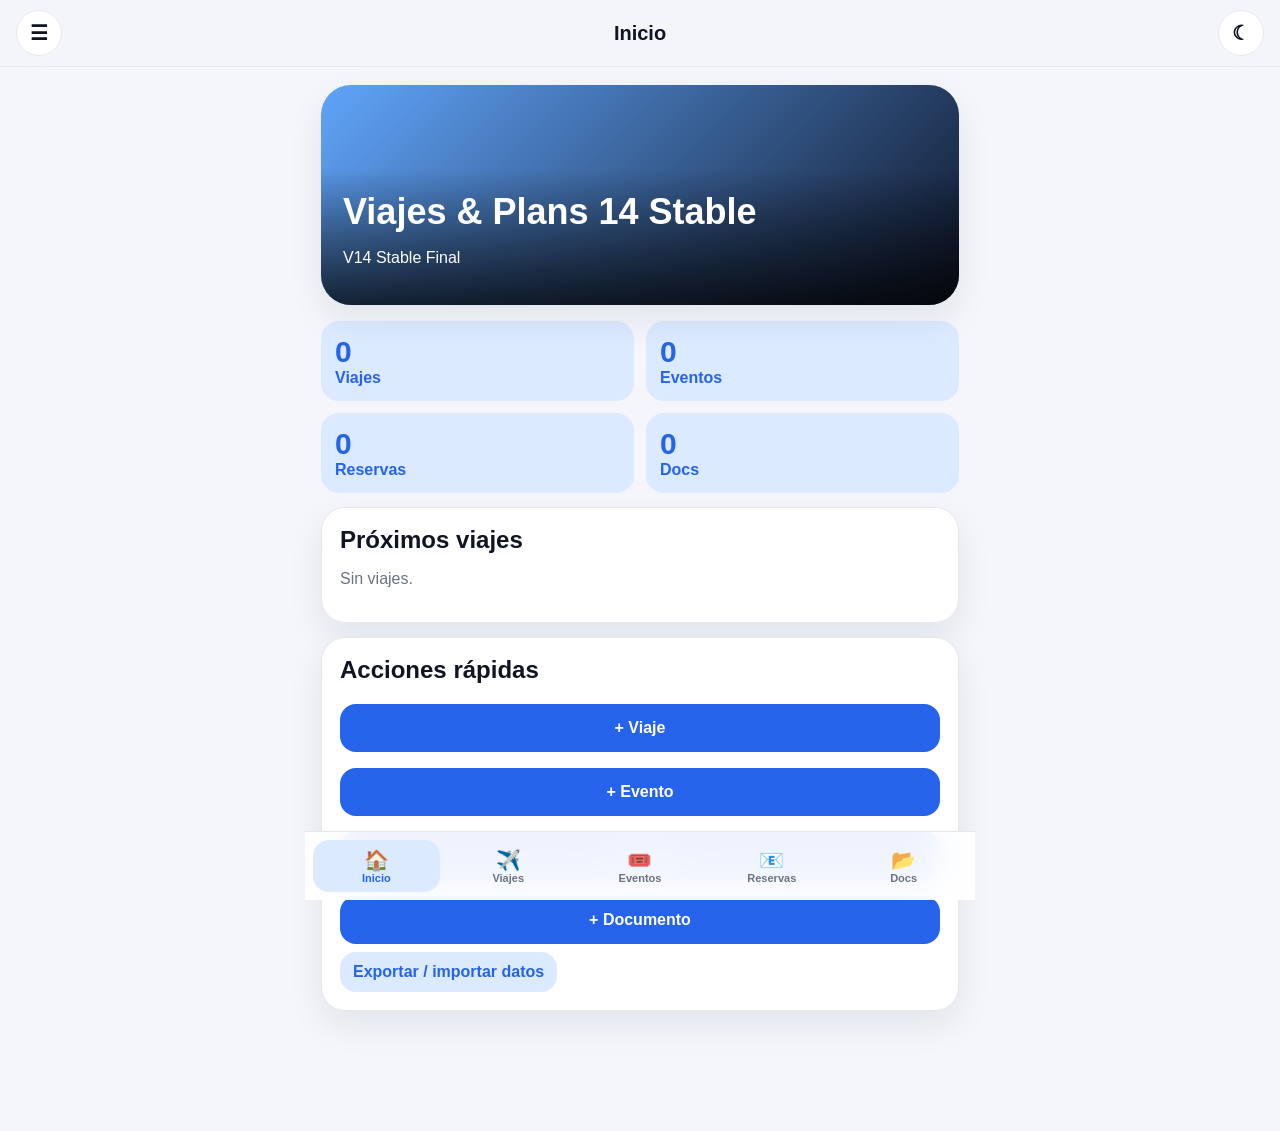
<file: index.html>
<!doctype html>
<html lang="es">
<head>
<meta charset="utf-8">
<meta name="viewport" content="width=device-width,initial-scale=1,viewport-fit=cover">
<meta name="theme-color" content="#2563eb">
<meta name="apple-mobile-web-app-capable" content="yes">
<meta name="apple-mobile-web-app-title" content="Viajes & Plans">
<link rel="manifest" href="manifest.json">
<link rel="apple-touch-icon" href="icon.svg">
<link rel="stylesheet" href="styles.css">
<title>Viajes & Plans</title>
</head>
<body>
<header class="top">
<button id="menuBtn" class="circle">☰</button>
<strong id="screenTitle">Inicio</strong>
<button id="darkBtn" class="circle">☾</button>
</header>
<div id="shade" class="shade"></div>
<aside id="side" class="side">
<div class="sideHead"><h1>🧭 Viajes & Plans</h1><button id="closeSide" class="circle light">×</button></div>
<button data-view="home">🏠 Inicio</button>
<button data-view="trips">✈️ Viajes</button>
<button data-view="events">🎟️ Eventos</button>
<button data-view="reservations">📧 Reservas</button>
<button data-view="docs">📂 Documentos</button>
<button data-view="sync">🔄 Exportar / Importar</button>
<hr>
<button id="addTrip">+ Viaje</button>
<button id="addEvent">+ Evento</button>
<button id="addReservation">+ Reserva</button>
<button id="addDoc">+ Documento</button>
</aside>
<main id="app"></main>
<nav class="bottom">
<button data-view="home">🏠<span>Inicio</span></button>
<button data-view="trips">✈️<span>Viajes</span></button>
<button data-view="events">🎟️<span>Eventos</span></button>
<button data-view="reservations">📧<span>Reservas</span></button>
<button data-view="docs">📂<span>Docs</span></button>
</nav>
<div id="modal" class="modal"><section class="modalBox"><div class="modalHead"><h2 id="modalTitle"></h2><button id="closeModal" class="circle">×</button></div><div id="modalBody"></div></section></div>
<script src="app.js?v=14stable"></script>
</body>
</html>
</file>
<file: styles.css>
:root{--bg:#f4f6fb;--card:#fff;--text:#101423;--muted:#6b7280;--line:#e5e7eb;--accent:#2563eb;--soft:#dbeafe;--danger:#ef4444;--shadow:0 14px 35px #10182814}body.dark{--bg:#090d16;--card:#171b24;--text:#f9fafb;--muted:#a1a1aa;--line:#2b3140;--soft:#172554;--shadow:0 14px 35px #0009}*{box-sizing:border-box;-webkit-tap-highlight-color:transparent}body{margin:0;background:var(--bg);color:var(--text);font-family:-apple-system,BlinkMacSystemFont,"Segoe UI",sans-serif}button,input,textarea,select{font:inherit}button{border:0;border-radius:16px;font-weight:800;cursor:pointer}a{color:var(--accent);font-weight:800;text-decoration:none}.top{position:sticky;top:0;z-index:20;display:flex;align-items:center;gap:10px;padding:calc(env(safe-area-inset-top) + 10px) 16px 10px;background:color-mix(in srgb,var(--bg) 90%,transparent);backdrop-filter:blur(18px);border-bottom:1px solid var(--line)}.top strong{flex:1;text-align:center;font-size:20px}.circle{width:46px;height:46px;border-radius:50%;background:var(--card);color:var(--text);border:1px solid var(--line);font-size:20px}.circle.light{background:white;color:#111827}#app{max-width:670px;margin:0 auto;padding:18px 16px 106px}.hero{height:220px;border-radius:30px;overflow:hidden;position:relative;color:white;background:linear-gradient(135deg,#60a5fa,#0f172a);box-shadow:var(--shadow);margin-bottom:16px}.hero img{width:100%;height:100%;object-fit:cover}.hero .txt{position:absolute;inset:auto 0 0 0;padding:22px;background:linear-gradient(transparent,#000b)}.hero h1{font-size:36px;margin:0}.tripHero{height:230px;border-radius:30px;overflow:hidden;position:relative;color:#fff;background:linear-gradient(135deg,#60a5fa,#0f172a);box-shadow:var(--shadow);margin:14px 0}.tripHero img{width:100%;height:100%;object-fit:cover}.tripHero .overlay{position:absolute;inset:0;background:linear-gradient(transparent,#000c)}.tripHero .txt{position:absolute;left:18px;right:18px;bottom:18px}.tripHero h2{font-size:34px;margin:0}.tripHero p{margin:6px 0 0;font-weight:800}.card{background:var(--card);border:1px solid var(--line);border-radius:24px;padding:18px;margin:14px 0;box-shadow:var(--shadow)}.card h2{margin:0 0 12px}.muted{color:var(--muted)}.grid{display:grid;grid-template-columns:1fr 1fr;gap:12px}.stat{background:var(--soft);color:var(--accent);border-radius:18px;padding:14px;font-weight:900}.stat span{display:block;font-size:30px}input,textarea,select{width:100%;border:1px solid var(--line);border-radius:16px;background:var(--card);color:var(--text);padding:14px;margin:8px 0;font-size:16px}textarea{min-height:150px}.primary{background:var(--accent);color:white;width:100%;padding:15px;margin:8px 0;font-size:16px}.secondary{background:var(--soft);color:var(--accent);padding:11px 13px}.danger{background:#fee2e2;color:var(--danger);padding:11px 13px}.actions{display:flex;gap:8px;flex-wrap:wrap;margin-top:10px}.pill{display:inline-block;background:var(--soft);color:var(--accent);padding:6px 10px;border-radius:999px;font-size:13px;font-weight:900;margin:3px 4px 3px 0}.noteCard{border:1px solid var(--line);border-radius:22px;background:var(--card);margin:12px 0;overflow:hidden;box-shadow:var(--shadow)}.noteHead{width:100%;background:transparent;color:var(--text);display:flex;gap:12px;padding:16px;text-align:left}.noteHead strong{flex:1;font-size:18px}.noteBody{display:none;padding:0 16px 16px;border-top:1px solid var(--line)}.noteCard.open .noteBody{display:block}.noteText{white-space:pre-wrap;line-height:1.55;font-size:15px}.linkBox{border:1px solid var(--line);background:var(--bg);border-radius:16px;padding:12px;margin:8px 0}.mapBtn{display:inline-block;background:var(--soft);color:var(--accent);padding:8px 11px;border-radius:13px;margin:4px 0}.side{position:fixed;z-index:40;inset:0 auto 0 -340px;width:330px;max-width:88vw;background:#111827;color:white;padding:calc(env(safe-area-inset-top) + 18px) 15px 30px;transition:.25s}.side.open{left:0}.sideHead{display:flex;align-items:center;justify-content:space-between}.side button{width:100%;text-align:left;background:#ffffff12;color:white;padding:14px;margin:6px 0}.side button.active{background:var(--accent)}.shade{position:fixed;inset:0;background:#0007;display:none;z-index:35}.shade.show{display:block}.bottom{position:fixed;bottom:0;left:50%;transform:translateX(-50%);width:min(670px,100%);display:grid;grid-template-columns:repeat(5,1fr);gap:5px;background:color-mix(in srgb,var(--card) 92%,transparent);backdrop-filter:blur(18px);padding:8px 8px calc(env(safe-area-inset-bottom) + 8px);border-top:1px solid var(--line);z-index:18}.bottom button{background:transparent;color:var(--muted);padding:8px 2px;font-size:20px}.bottom button span{display:block;font-size:11px}.bottom button.active{background:var(--soft);color:var(--accent)}.modal{position:fixed;z-index:50;inset:0;background:#0008;display:none;padding:16px;overflow:auto}.modal.show{display:block}.modalBox{max-width:670px;margin:40px auto;background:var(--card);border-radius:28px;padding:20px}.modalHead{display:flex;justify-content:space-between;align-items:center}.empty{text-align:center;color:var(--muted);padding:28px}.tip{font-size:14px;color:var(--muted);line-height:1.4}
.visualCard{height:190px;border-radius:26px;overflow:hidden;position:relative;background:linear-gradient(135deg,#60a5fa,#0f172a);color:white;margin:12px 0;box-shadow:var(--shadow);cursor:pointer}
.visualCard img{width:100%;height:100%;object-fit:cover}
.visualCard:after{content:"";position:absolute;inset:0;background:linear-gradient(transparent,#000c)}
.visualCard .vtxt{position:absolute;left:16px;right:16px;bottom:16px;z-index:1}
.visualCard h2{margin:0;font-size:28px}
.visualCard p{margin:5px 0 0;font-weight:800}
.shareBox{white-space:pre-wrap;background:var(--bg);border:1px solid var(--line);border-radius:16px;padding:12px;margin:10px 0}

.autoMap{display:inline-block;background:var(--soft);color:var(--accent);padding:7px 10px;border-radius:12px;margin:4px 0;font-weight:900}

.side{overflow-y:auto}
.side:before,.side:after{display:none!important;content:none!important}
.side input,.side .search,.side .avatar{display:none!important}
.visualCard{touch-action:manipulation}

.shareBox{white-space:pre-wrap;background:var(--bg);border:1px solid var(--line);border-radius:16px;padding:12px;margin:10px 0;max-height:360px;overflow:auto}
.autoMap{display:inline-block;background:var(--soft);color:var(--accent);padding:7px 10px;border-radius:12px;margin:4px 0;font-weight:900}

.weatherDetail{display:grid;gap:10px;margin-top:10px}
.weatherDay{background:var(--bg);border:1px solid var(--line);border-radius:18px;padding:12px}
.weatherDay b{font-size:18px}
.weatherDay span{display:block;color:var(--muted);margin-top:4px}

/* V14 Stable Final fixes */
.side{overflow-y:auto}
.sideHead{position:relative}
.sideHead::before,.sideHead::after,.side::before,.side::after{display:none!important;content:none!important}
.sideHead input,.sideHead .search,.sideHead .avatar,.sideHead .profile,.sideHead .pill,.sideHead form{display:none!important}
.sideHead > *:empty{display:none!important}
.sideHead .circle{flex:0 0 auto}
.weather-click{cursor:pointer}
</file>
